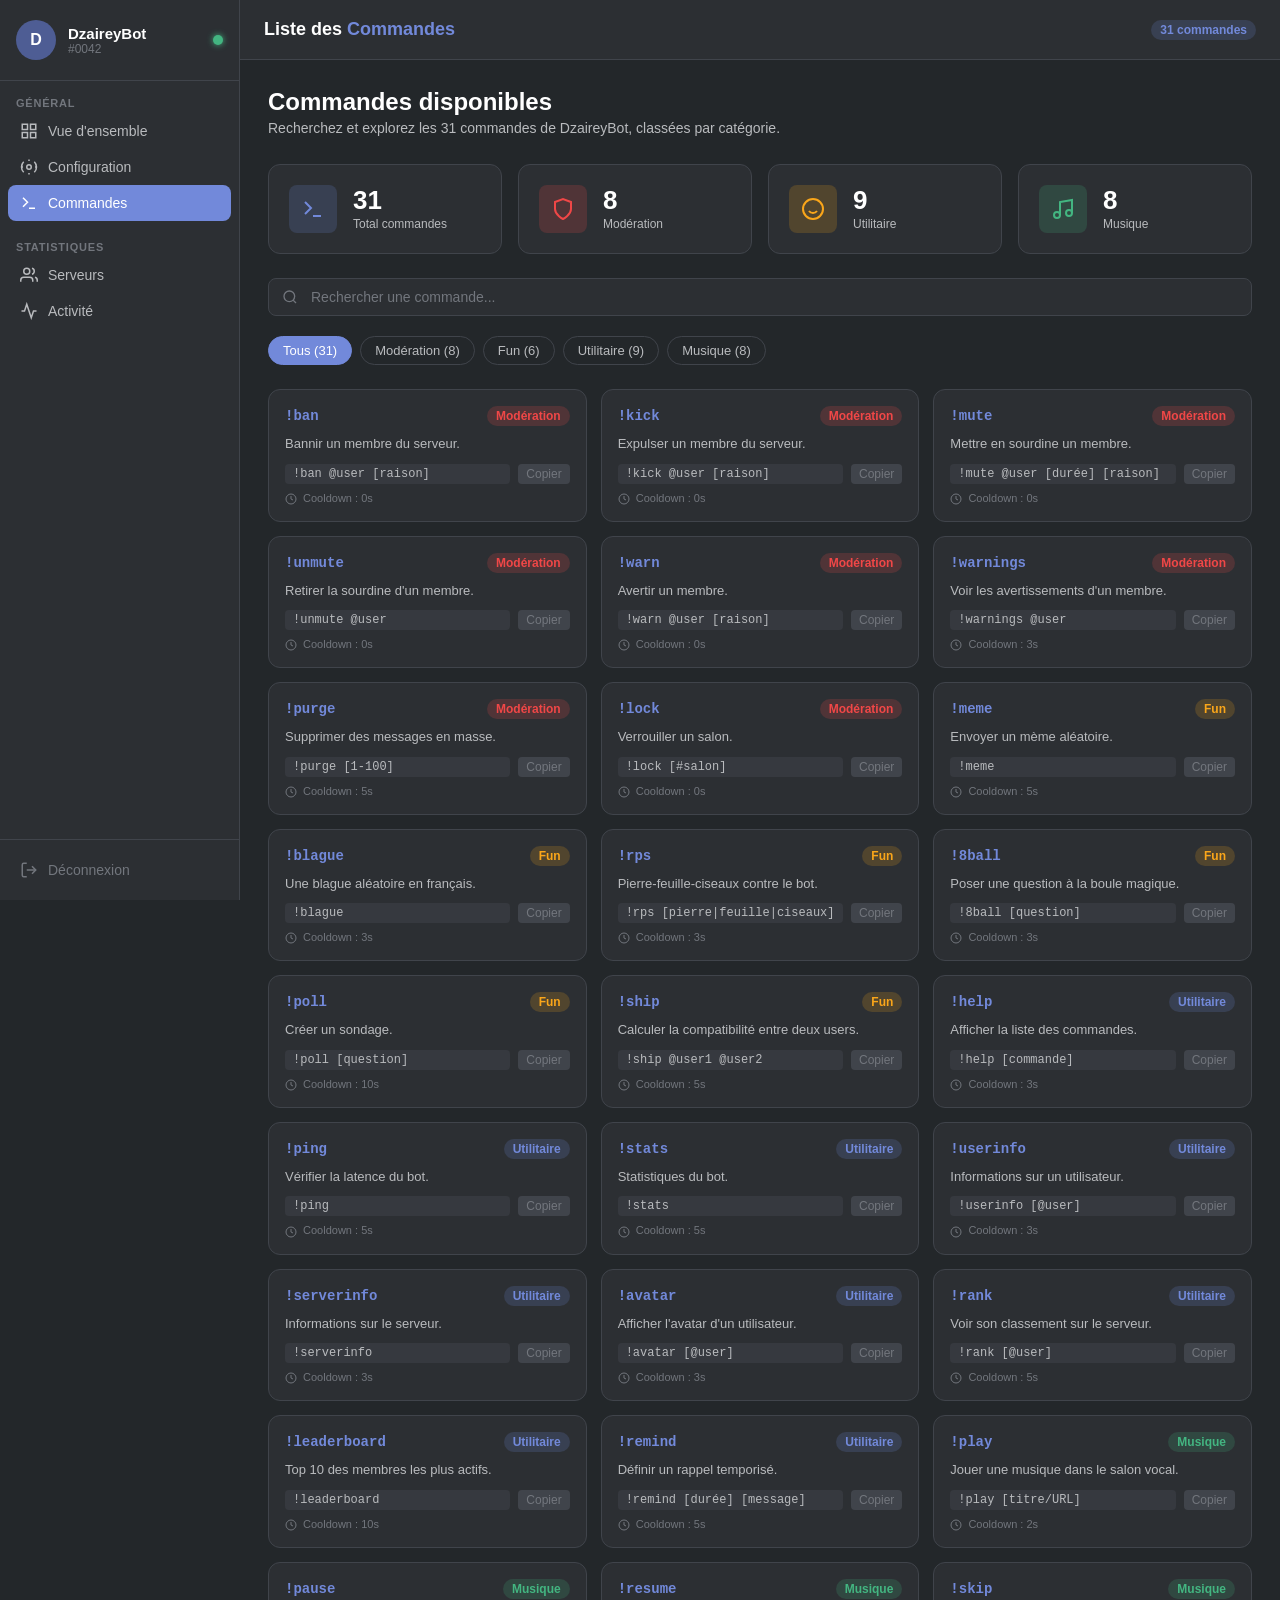
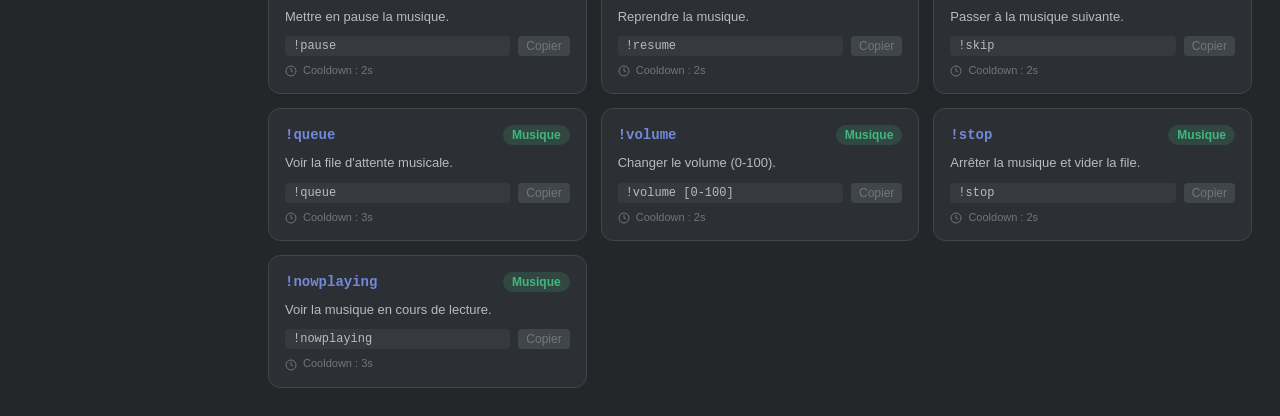
<file: commands.html>
<!DOCTYPE html>
<html lang="fr">
<head>
  <meta charset="UTF-8">
  <meta name="viewport" content="width=device-width, initial-scale=1.0">
  <title>DzaireyBot — Commandes</title>
  <link rel="stylesheet" href="style.css">
  <script src="script.js" defer></script>
</head>
<body>

<div id="sidebar-overlay"></div>

<!-- SIDEBAR -->
<aside class="sidebar" id="sidebar">
  <div class="sidebar-logo">
    <div class="avatar-placeholder" style="width:40px;height:40px;font-size:16px;border-radius:50%">D</div>
    <div>
      <div class="bot-name">DzaireyBot</div>
      <div class="bot-tag">#0042</div>
    </div>
    <div class="status-dot"></div>
  </div>

  <div class="sidebar-section">
    <div class="sidebar-section-label">Général</div>
    <a href="index.html" class="nav-item">
      <svg viewBox="0 0 24 24" fill="none" stroke="currentColor" stroke-width="2"><rect x="3" y="3" width="7" height="7"/><rect x="14" y="3" width="7" height="7"/><rect x="14" y="14" width="7" height="7"/><rect x="3" y="14" width="7" height="7"/></svg>
      Vue d'ensemble
    </a>
    <a href="dashboard.html" class="nav-item">
      <svg viewBox="0 0 24 24" fill="none" stroke="currentColor" stroke-width="2"><circle cx="12" cy="12" r="3"/><path d="M19.07 4.93a10 10 0 0 1 0 14.14M4.93 19.07a10 10 0 0 1 0-14.14"/><path d="M22 12h-2M4 12H2M12 22v-2M12 4V2"/></svg>
      Configuration
    </a>
    <a href="commands.html" class="nav-item active">
      <svg viewBox="0 0 24 24" fill="none" stroke="currentColor" stroke-width="2"><polyline points="4 17 10 11 4 5"/><line x1="12" y1="19" x2="20" y2="19"/></svg>
      Commandes
    </a>
  </div>

  <div class="sidebar-section">
    <div class="sidebar-section-label">Statistiques</div>
    <a href="index.html#servers" class="nav-item">
      <svg viewBox="0 0 24 24" fill="none" stroke="currentColor" stroke-width="2"><path d="M17 21v-2a4 4 0 0 0-4-4H5a4 4 0 0 0-4 4v2"/><circle cx="9" cy="7" r="4"/><path d="M23 21v-2a4 4 0 0 0-3-3.87M16 3.13a4 4 0 0 1 0 7.75"/></svg>
      Serveurs
    </a>
    <a href="index.html#activity" class="nav-item">
      <svg viewBox="0 0 24 24" fill="none" stroke="currentColor" stroke-width="2"><polyline points="22 12 18 12 15 21 9 3 6 12 2 12"/></svg>
      Activité
    </a>
  </div>

  <div class="sidebar-footer">
    <a href="#" class="nav-item" onclick="showToast('Déconnexion simulée.','warning');return false;">
      <svg viewBox="0 0 24 24" fill="none" stroke="currentColor" stroke-width="2"><path d="M9 21H5a2 2 0 0 1-2-2V5a2 2 0 0 1 2-2h4"/><polyline points="16 17 21 12 16 7"/><line x1="21" y1="12" x2="9" y2="12"/></svg>
      Déconnexion
    </a>
  </div>
</aside>

<!-- MAIN -->
<div class="main">
  <header class="topbar">
    <button class="btn-menu" id="btn-menu" aria-label="Menu">
      <svg width="20" height="20" viewBox="0 0 24 24" fill="none" stroke="currentColor" stroke-width="2"><line x1="3" y1="6" x2="21" y2="6"/><line x1="3" y1="12" x2="21" y2="12"/><line x1="3" y1="18" x2="21" y2="18"/></svg>
    </button>
    <h1 class="topbar-title">Liste des <span>Commandes</span></h1>
    <span class="badge info">31 commandes</span>
  </header>

  <div class="content">
    <div class="page-header">
      <h1>Commandes disponibles</h1>
      <p>Recherchez et explorez les 31 commandes de DzaireyBot, classées par catégorie.</p>
    </div>

    <!-- STATS ROW -->
    <div class="stats-grid" style="margin-bottom:24px">
      <div class="stat-card">
        <div class="stat-icon blue">
          <svg viewBox="0 0 24 24" fill="none" stroke="currentColor" stroke-width="2"><polyline points="4 17 10 11 4 5"/><line x1="12" y1="19" x2="20" y2="19"/></svg>
        </div>
        <div><div class="stat-value">31</div><div class="stat-label">Total commandes</div></div>
      </div>
      <div class="stat-card">
        <div class="stat-icon danger" style="background:rgba(240,71,71,.18);color:var(--danger)">
          <svg viewBox="0 0 24 24" fill="none" stroke="currentColor" stroke-width="2"><path d="M12 22s8-4 8-10V5l-8-3-8 3v7c0 6 8 10 8 10z"/></svg>
        </div>
        <div><div class="stat-value">8</div><div class="stat-label">Modération</div></div>
      </div>
      <div class="stat-card">
        <div class="stat-icon yellow">
          <svg viewBox="0 0 24 24" fill="none" stroke="currentColor" stroke-width="2"><circle cx="12" cy="12" r="10"/><path d="M8 14s1.5 2 4 2 4-2 4-2"/><line x1="9" y1="9" x2="9.01" y2="9"/><line x1="15" y1="9" x2="15.01" y2="9"/></svg>
        </div>
        <div><div class="stat-value">9</div><div class="stat-label">Utilitaire</div></div>
      </div>
      <div class="stat-card">
        <div class="stat-icon green">
          <svg viewBox="0 0 24 24" fill="none" stroke="currentColor" stroke-width="2"><path d="M9 18V5l12-2v13"/><circle cx="6" cy="18" r="3"/><circle cx="18" cy="16" r="3"/></svg>
        </div>
        <div><div class="stat-value">8</div><div class="stat-label">Musique</div></div>
      </div>
    </div>

    <!-- SEARCH -->
    <div class="search-bar">
      <svg viewBox="0 0 24 24" fill="none" stroke="currentColor" stroke-width="2"><circle cx="11" cy="11" r="8"/><line x1="21" y1="21" x2="16.65" y2="16.65"/></svg>
      <input type="text" id="cmd-search" placeholder="Rechercher une commande...">
    </div>

    <!-- CATEGORY TABS -->
    <div class="category-tabs">
      <button class="tab-btn active" data-cat="Tous">Tous (31)</button>
      <button class="tab-btn" data-cat="Modération">Modération (8)</button>
      <button class="tab-btn" data-cat="Fun">Fun (6)</button>
      <button class="tab-btn" data-cat="Utilitaire">Utilitaire (9)</button>
      <button class="tab-btn" data-cat="Musique">Musique (8)</button>
    </div>

    <!-- COMMAND GRID -->
    <div class="cmd-grid" id="cmd-grid">
      <!-- Populated by script.js -->
    </div>
  </div>
</div>

<div id="toast-container"></div>
</body>
</html>
</file>
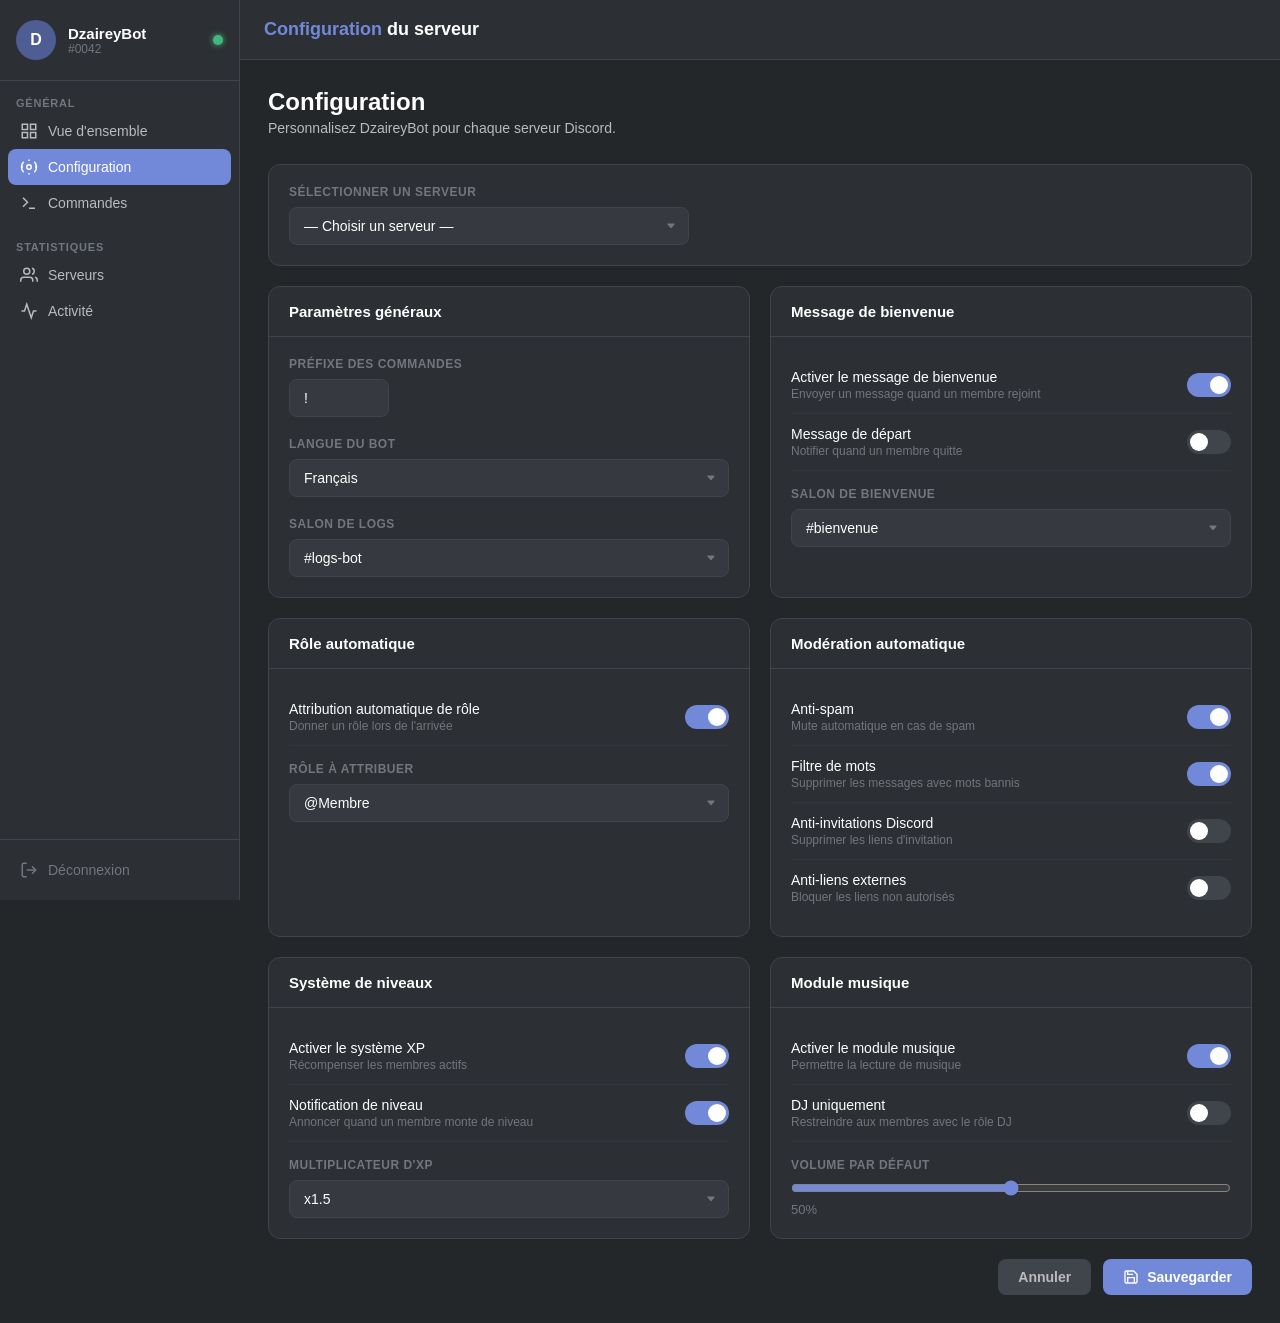
<file: dashboard.html>
<!DOCTYPE html>
<html lang="fr">
<head>
  <meta charset="UTF-8">
  <meta name="viewport" content="width=device-width, initial-scale=1.0">
  <title>DzaireyBot — Configuration</title>
  <link rel="stylesheet" href="style.css">
  <script src="script.js" defer></script>
</head>
<body>

<div id="sidebar-overlay"></div>

<!-- SIDEBAR -->
<aside class="sidebar" id="sidebar">
  <div class="sidebar-logo">
    <div class="avatar-placeholder" style="width:40px;height:40px;font-size:16px;border-radius:50%">D</div>
    <div>
      <div class="bot-name">DzaireyBot</div>
      <div class="bot-tag">#0042</div>
    </div>
    <div class="status-dot"></div>
  </div>

  <div class="sidebar-section">
    <div class="sidebar-section-label">Général</div>
    <a href="index.html" class="nav-item">
      <svg viewBox="0 0 24 24" fill="none" stroke="currentColor" stroke-width="2"><rect x="3" y="3" width="7" height="7"/><rect x="14" y="3" width="7" height="7"/><rect x="14" y="14" width="7" height="7"/><rect x="3" y="14" width="7" height="7"/></svg>
      Vue d'ensemble
    </a>
    <a href="dashboard.html" class="nav-item active">
      <svg viewBox="0 0 24 24" fill="none" stroke="currentColor" stroke-width="2"><circle cx="12" cy="12" r="3"/><path d="M19.07 4.93a10 10 0 0 1 0 14.14M4.93 19.07a10 10 0 0 1 0-14.14"/><path d="M22 12h-2M4 12H2M12 22v-2M12 4V2"/></svg>
      Configuration
    </a>
    <a href="commands.html" class="nav-item">
      <svg viewBox="0 0 24 24" fill="none" stroke="currentColor" stroke-width="2"><polyline points="4 17 10 11 4 5"/><line x1="12" y1="19" x2="20" y2="19"/></svg>
      Commandes
    </a>
  </div>

  <div class="sidebar-section">
    <div class="sidebar-section-label">Statistiques</div>
    <a href="index.html#servers" class="nav-item">
      <svg viewBox="0 0 24 24" fill="none" stroke="currentColor" stroke-width="2"><path d="M17 21v-2a4 4 0 0 0-4-4H5a4 4 0 0 0-4 4v2"/><circle cx="9" cy="7" r="4"/><path d="M23 21v-2a4 4 0 0 0-3-3.87M16 3.13a4 4 0 0 1 0 7.75"/></svg>
      Serveurs
    </a>
    <a href="index.html#activity" class="nav-item">
      <svg viewBox="0 0 24 24" fill="none" stroke="currentColor" stroke-width="2"><polyline points="22 12 18 12 15 21 9 3 6 12 2 12"/></svg>
      Activité
    </a>
  </div>

  <div class="sidebar-footer">
    <a href="#" class="nav-item" onclick="showToast('Déconnexion simulée.','warning');return false;">
      <svg viewBox="0 0 24 24" fill="none" stroke="currentColor" stroke-width="2"><path d="M9 21H5a2 2 0 0 1-2-2V5a2 2 0 0 1 2-2h4"/><polyline points="16 17 21 12 16 7"/><line x1="21" y1="12" x2="9" y2="12"/></svg>
      Déconnexion
    </a>
  </div>
</aside>

<!-- MAIN -->
<div class="main">
  <header class="topbar">
    <button class="btn-menu" id="btn-menu" aria-label="Menu">
      <svg width="20" height="20" viewBox="0 0 24 24" fill="none" stroke="currentColor" stroke-width="2"><line x1="3" y1="6" x2="21" y2="6"/><line x1="3" y1="12" x2="21" y2="12"/><line x1="3" y1="18" x2="21" y2="18"/></svg>
    </button>
    <h1 class="topbar-title"><span>Configuration</span> du serveur</h1>
  </header>

  <div class="content">
    <div class="page-header">
      <h1>Configuration</h1>
      <p>Personnalisez DzaireyBot pour chaque serveur Discord.</p>
    </div>

    <!-- SERVER SELECTOR -->
    <div class="card" style="margin-bottom:20px">
      <div class="card-body">
        <div class="form-group" style="margin-bottom:0">
          <label class="form-label">Sélectionner un serveur</label>
          <select class="form-select" id="server-select" style="max-width:400px">
            <option value="" disabled selected>— Choisir un serveur —</option>
          </select>
        </div>
      </div>
    </div>

    <form id="config-form">
      <div class="grid-2" style="margin-bottom:20px">

        <!-- GENERAL SETTINGS -->
        <div class="card">
          <div class="card-header">
            <h2>Paramètres généraux</h2>
          </div>
          <div class="card-body">
            <div class="form-group">
              <label class="form-label">Préfixe des commandes</label>
              <input type="text" class="form-input" value="!" placeholder="ex : !, /, $" maxlength="5" style="max-width:100px">
            </div>
            <div class="form-group">
              <label class="form-label">Langue du bot</label>
              <select class="form-select">
                <option selected>Français</option>
                <option>English</option>
                <option>Español</option>
                <option>Deutsch</option>
              </select>
            </div>
            <div class="form-group" style="margin-bottom:0">
              <label class="form-label">Salon de logs</label>
              <select class="form-select">
                <option value="">(aucun)</option>
                <option selected>#logs-bot</option>
                <option>#modération</option>
                <option>#général</option>
                <option>#admin-logs</option>
              </select>
            </div>
          </div>
        </div>

        <!-- WELCOME -->
        <div class="card">
          <div class="card-header">
            <h2>Message de bienvenue</h2>
          </div>
          <div class="card-body">
            <div class="toggle-row">
              <div class="toggle-info">
                <div class="toggle-title">Activer le message de bienvenue</div>
                <div class="toggle-desc">Envoyer un message quand un membre rejoint</div>
              </div>
              <label class="toggle">
                <input type="checkbox" checked>
                <span class="toggle-slider"></span>
              </label>
            </div>
            <div class="toggle-row">
              <div class="toggle-info">
                <div class="toggle-title">Message de départ</div>
                <div class="toggle-desc">Notifier quand un membre quitte</div>
              </div>
              <label class="toggle">
                <input type="checkbox">
                <span class="toggle-slider"></span>
              </label>
            </div>
            <div class="form-group" style="margin-top:16px;margin-bottom:0">
              <label class="form-label">Salon de bienvenue</label>
              <select class="form-select">
                <option>#bienvenue</option>
                <option>#général</option>
                <option>#arrivals</option>
              </select>
            </div>
          </div>
        </div>

        <!-- AUTO-ROLE -->
        <div class="card">
          <div class="card-header">
            <h2>Rôle automatique</h2>
          </div>
          <div class="card-body">
            <div class="toggle-row">
              <div class="toggle-info">
                <div class="toggle-title">Attribution automatique de rôle</div>
                <div class="toggle-desc">Donner un rôle lors de l'arrivée</div>
              </div>
              <label class="toggle">
                <input type="checkbox" checked>
                <span class="toggle-slider"></span>
              </label>
            </div>
            <div class="form-group" style="margin-top:16px;margin-bottom:0">
              <label class="form-label">Rôle à attribuer</label>
              <select class="form-select">
                <option>@Membre</option>
                <option>@Nouveau</option>
                <option>@Visiteur</option>
                <option>@Communauté</option>
              </select>
            </div>
          </div>
        </div>

        <!-- MODERATION -->
        <div class="card">
          <div class="card-header">
            <h2>Modération automatique</h2>
          </div>
          <div class="card-body">
            <div class="toggle-row">
              <div class="toggle-info">
                <div class="toggle-title">Anti-spam</div>
                <div class="toggle-desc">Mute automatique en cas de spam</div>
              </div>
              <label class="toggle">
                <input type="checkbox" checked>
                <span class="toggle-slider"></span>
              </label>
            </div>
            <div class="toggle-row">
              <div class="toggle-info">
                <div class="toggle-title">Filtre de mots</div>
                <div class="toggle-desc">Supprimer les messages avec mots bannis</div>
              </div>
              <label class="toggle">
                <input type="checkbox" checked>
                <span class="toggle-slider"></span>
              </label>
            </div>
            <div class="toggle-row">
              <div class="toggle-info">
                <div class="toggle-title">Anti-invitations Discord</div>
                <div class="toggle-desc">Supprimer les liens d'invitation</div>
              </div>
              <label class="toggle">
                <input type="checkbox">
                <span class="toggle-slider"></span>
              </label>
            </div>
            <div class="toggle-row">
              <div class="toggle-info">
                <div class="toggle-title">Anti-liens externes</div>
                <div class="toggle-desc">Bloquer les liens non autorisés</div>
              </div>
              <label class="toggle">
                <input type="checkbox">
                <span class="toggle-slider"></span>
              </label>
            </div>
          </div>
        </div>

        <!-- LEVELS -->
        <div class="card">
          <div class="card-header">
            <h2>Système de niveaux</h2>
          </div>
          <div class="card-body">
            <div class="toggle-row">
              <div class="toggle-info">
                <div class="toggle-title">Activer le système XP</div>
                <div class="toggle-desc">Récompenser les membres actifs</div>
              </div>
              <label class="toggle">
                <input type="checkbox" checked>
                <span class="toggle-slider"></span>
              </label>
            </div>
            <div class="toggle-row">
              <div class="toggle-info">
                <div class="toggle-title">Notification de niveau</div>
                <div class="toggle-desc">Annoncer quand un membre monte de niveau</div>
              </div>
              <label class="toggle">
                <input type="checkbox" checked>
                <span class="toggle-slider"></span>
              </label>
            </div>
            <div class="form-group" style="margin-top:16px;margin-bottom:0">
              <label class="form-label">Multiplicateur d'XP</label>
              <select class="form-select">
                <option>x1 (normal)</option>
                <option selected>x1.5</option>
                <option>x2</option>
                <option>x3 (weekend)</option>
              </select>
            </div>
          </div>
        </div>

        <!-- MUSIC -->
        <div class="card">
          <div class="card-header">
            <h2>Module musique</h2>
          </div>
          <div class="card-body">
            <div class="toggle-row">
              <div class="toggle-info">
                <div class="toggle-title">Activer le module musique</div>
                <div class="toggle-desc">Permettre la lecture de musique</div>
              </div>
              <label class="toggle">
                <input type="checkbox" checked>
                <span class="toggle-slider"></span>
              </label>
            </div>
            <div class="toggle-row">
              <div class="toggle-info">
                <div class="toggle-title">DJ uniquement</div>
                <div class="toggle-desc">Restreindre aux membres avec le rôle DJ</div>
              </div>
              <label class="toggle">
                <input type="checkbox">
                <span class="toggle-slider"></span>
              </label>
            </div>
            <div class="form-group" style="margin-top:16px;margin-bottom:0">
              <label class="form-label">Volume par défaut</label>
              <input type="range" min="0" max="100" value="50"
                style="width:100%;accent-color:var(--accent);cursor:pointer;"
                oninput="this.nextElementSibling.textContent=this.value+'%'">
              <span style="font-size:13px;color:var(--text-muted)">50%</span>
            </div>
          </div>
        </div>

      </div><!-- /grid-2 -->

      <!-- SAVE -->
      <div style="display:flex;gap:12px;justify-content:flex-end">
        <button type="button" class="btn btn-secondary" onclick="showToast('Modifications annulées.','warning')">Annuler</button>
        <button type="submit" class="btn btn-primary">
          <svg width="16" height="16" viewBox="0 0 24 24" fill="none" stroke="currentColor" stroke-width="2"><path d="M19 21H5a2 2 0 0 1-2-2V5a2 2 0 0 1 2-2h11l5 5v11a2 2 0 0 1-2 2z"/><polyline points="17 21 17 13 7 13 7 21"/><polyline points="7 3 7 8 15 8"/></svg>
          Sauvegarder
        </button>
      </div>
    </form>
  </div>
</div>

<div id="toast-container"></div>
</body>
</html>
</file>
<file: style.css>
/* ===== DESIGN SYSTEM ===== */
:root {
  --bg-primary:    #23272a;
  --bg-secondary:  #2c2f33;
  --bg-tertiary:   #36393f;
  --bg-hover:      #40444b;
  --accent:        #7289da;
  --accent-hover:  #677bc4;
  --accent-dark:   #4e5d94;
  --success:       #43b581;
  --warning:       #faa61a;
  --danger:        #f04747;
  --text-primary:  #ffffff;
  --text-secondary:#b9bbbe;
  --text-muted:    #72767d;
  --border:        #40444b;
  --shadow:        0 4px 24px rgba(0,0,0,.4);
  --radius:        8px;
  --radius-lg:     12px;
  --transition:    .18s ease;
  --sidebar-w:     240px;
}

/* ===== RESET ===== */
*, *::before, *::after { box-sizing: border-box; margin: 0; padding: 0; }
html { scroll-behavior: smooth; }
body {
  font-family: 'Whitney', 'Helvetica Neue', Helvetica, Arial, sans-serif;
  background: var(--bg-primary);
  color: var(--text-primary);
  min-height: 100vh;
  display: flex;
  overflow-x: hidden;
}

/* ===== SCROLLBAR ===== */
::-webkit-scrollbar { width: 6px; }
::-webkit-scrollbar-track { background: var(--bg-primary); }
::-webkit-scrollbar-thumb { background: var(--bg-hover); border-radius: 3px; }
::-webkit-scrollbar-thumb:hover { background: var(--text-muted); }

/* ===== SIDEBAR ===== */
.sidebar {
  width: var(--sidebar-w);
  min-height: 100vh;
  background: var(--bg-secondary);
  display: flex;
  flex-direction: column;
  position: fixed;
  top: 0; left: 0;
  z-index: 100;
  transition: transform var(--transition);
  border-right: 1px solid var(--border);
}
.sidebar-logo {
  display: flex;
  align-items: center;
  gap: 12px;
  padding: 20px 16px;
  border-bottom: 1px solid var(--border);
}
.sidebar-logo img {
  width: 40px; height: 40px;
  border-radius: 50%;
  object-fit: cover;
}
.sidebar-logo .bot-name { font-weight: 700; font-size: 15px; color: var(--text-primary); }
.sidebar-logo .bot-tag  { font-size: 12px; color: var(--text-muted); }
.status-dot {
  width: 10px; height: 10px;
  border-radius: 50%;
  background: var(--success);
  box-shadow: 0 0 6px var(--success);
  margin-left: auto;
  flex-shrink: 0;
}
.status-dot.offline { background: var(--danger); box-shadow: 0 0 6px var(--danger); }

.sidebar-section { padding: 16px 8px 4px; }
.sidebar-section-label {
  font-size: 11px;
  font-weight: 700;
  text-transform: uppercase;
  letter-spacing: .8px;
  color: var(--text-muted);
  padding: 0 8px;
  margin-bottom: 4px;
}
.nav-item {
  display: flex;
  align-items: center;
  gap: 10px;
  padding: 9px 12px;
  border-radius: var(--radius);
  color: var(--text-secondary);
  text-decoration: none;
  font-size: 14px;
  font-weight: 500;
  transition: background var(--transition), color var(--transition);
  cursor: pointer;
}
.nav-item:hover  { background: var(--bg-hover); color: var(--text-primary); }
.nav-item.active { background: var(--accent); color: var(--text-primary); }
.nav-item svg    { width: 18px; height: 18px; flex-shrink: 0; }

.sidebar-footer {
  margin-top: auto;
  padding: 12px 8px;
  border-top: 1px solid var(--border);
}
.sidebar-footer .nav-item { color: var(--text-muted); }
.sidebar-footer .nav-item:hover { color: var(--danger); background: rgba(240,71,71,.12); }

/* ===== MAIN LAYOUT ===== */
.main {
  margin-left: var(--sidebar-w);
  flex: 1;
  display: flex;
  flex-direction: column;
  min-height: 100vh;
}

/* ===== TOPBAR ===== */
.topbar {
  background: var(--bg-secondary);
  border-bottom: 1px solid var(--border);
  padding: 0 24px;
  height: 60px;
  display: flex;
  align-items: center;
  gap: 16px;
  position: sticky;
  top: 0;
  z-index: 90;
}
.topbar-title { font-size: 18px; font-weight: 700; flex: 1; }
.topbar-title span { color: var(--accent); }
.btn-menu {
  display: none;
  background: none;
  border: none;
  color: var(--text-primary);
  cursor: pointer;
  padding: 6px;
  border-radius: var(--radius);
}
.btn-menu:hover { background: var(--bg-hover); }

/* ===== PAGE CONTENT ===== */
.content {
  padding: 28px 28px;
  flex: 1;
}
.page-header { margin-bottom: 28px; }
.page-header h1 { font-size: 24px; font-weight: 700; margin-bottom: 4px; }
.page-header p  { color: var(--text-secondary); font-size: 14px; }

/* ===== STAT CARDS ===== */
.stats-grid {
  display: grid;
  grid-template-columns: repeat(auto-fit, minmax(200px, 1fr));
  gap: 16px;
  margin-bottom: 28px;
}
.stat-card {
  background: var(--bg-secondary);
  border: 1px solid var(--border);
  border-radius: var(--radius-lg);
  padding: 20px;
  display: flex;
  align-items: center;
  gap: 16px;
  transition: transform var(--transition), box-shadow var(--transition);
}
.stat-card:hover { transform: translateY(-2px); box-shadow: var(--shadow); }
.stat-icon {
  width: 48px; height: 48px;
  border-radius: var(--radius);
  display: flex;
  align-items: center;
  justify-content: center;
  flex-shrink: 0;
}
.stat-icon svg { width: 24px; height: 24px; }
.stat-icon.blue   { background: rgba(114,137,218,.18); color: var(--accent); }
.stat-icon.green  { background: rgba(67,181,129,.18);  color: var(--success); }
.stat-icon.yellow { background: rgba(250,166,26,.18);  color: var(--warning); }
.stat-icon.purple { background: rgba(155,89,182,.18);  color: #9b59b6; }
.stat-value { font-size: 26px; font-weight: 800; line-height: 1; }
.stat-label { font-size: 12px; color: var(--text-secondary); margin-top: 4px; }

/* ===== CARDS ===== */
.card {
  background: var(--bg-secondary);
  border: 1px solid var(--border);
  border-radius: var(--radius-lg);
  overflow: hidden;
}
.card-header {
  padding: 16px 20px;
  border-bottom: 1px solid var(--border);
  display: flex;
  align-items: center;
  justify-content: space-between;
}
.card-header h2 { font-size: 15px; font-weight: 600; }
.card-body { padding: 20px; }

/* ===== GRID 2-COL ===== */
.grid-2 { display: grid; grid-template-columns: 1fr 1fr; gap: 20px; }
.grid-3 { display: grid; grid-template-columns: repeat(auto-fill, minmax(260px, 1fr)); gap: 20px; }

/* ===== TABLE ===== */
.table-wrap { overflow-x: auto; }
table { width: 100%; border-collapse: collapse; font-size: 14px; }
thead th {
  text-align: left;
  padding: 10px 16px;
  font-size: 11px;
  font-weight: 700;
  text-transform: uppercase;
  letter-spacing: .6px;
  color: var(--text-muted);
  border-bottom: 1px solid var(--border);
}
tbody tr { transition: background var(--transition); }
tbody tr:hover { background: var(--bg-hover); }
tbody td {
  padding: 12px 16px;
  border-bottom: 1px solid rgba(64,68,75,.5);
  color: var(--text-secondary);
}
tbody td:first-child { color: var(--text-primary); font-weight: 500; }
tbody tr:last-child td { border-bottom: none; }

/* ===== BADGE ===== */
.badge {
  display: inline-flex;
  align-items: center;
  gap: 5px;
  padding: 3px 9px;
  border-radius: 20px;
  font-size: 12px;
  font-weight: 600;
}
.badge.success { background: rgba(67,181,129,.18);  color: var(--success); }
.badge.danger  { background: rgba(240,71,71,.18);   color: var(--danger); }
.badge.warning { background: rgba(250,166,26,.18);  color: var(--warning); }
.badge.info    { background: rgba(114,137,218,.18); color: var(--accent); }
.badge.muted   { background: var(--bg-hover);       color: var(--text-muted); }

/* ===== AVATAR ===== */
.avatar {
  width: 36px; height: 36px;
  border-radius: 50%;
  object-fit: cover;
  flex-shrink: 0;
}
.avatar-square { border-radius: var(--radius); }
.avatar-placeholder {
  width: 36px; height: 36px;
  border-radius: 50%;
  background: var(--accent-dark);
  display: inline-flex;
  align-items: center;
  justify-content: center;
  font-weight: 700;
  font-size: 13px;
  color: #fff;
  flex-shrink: 0;
}

/* ===== SERVER LIST ===== */
.server-list { display: flex; flex-direction: column; gap: 6px; }
.server-item {
  display: flex;
  align-items: center;
  gap: 12px;
  padding: 10px 12px;
  border-radius: var(--radius);
  cursor: pointer;
  transition: background var(--transition);
}
.server-item:hover { background: var(--bg-hover); }
.server-info { flex: 1; min-width: 0; }
.server-name { font-size: 14px; font-weight: 500; white-space: nowrap; overflow: hidden; text-overflow: ellipsis; }
.server-members { font-size: 12px; color: var(--text-muted); }

/* ===== CHART ===== */
.chart-container { position: relative; height: 240px; }

/* ===== COMMANDS ===== */
.search-bar {
  position: relative;
  margin-bottom: 20px;
}
.search-bar input {
  width: 100%;
  padding: 10px 16px 10px 42px;
  background: var(--bg-secondary);
  border: 1px solid var(--border);
  border-radius: var(--radius);
  color: var(--text-primary);
  font-size: 14px;
  outline: none;
  transition: border-color var(--transition);
}
.search-bar input:focus { border-color: var(--accent); }
.search-bar input::placeholder { color: var(--text-muted); }
.search-bar svg {
  position: absolute;
  left: 14px; top: 50%;
  transform: translateY(-50%);
  color: var(--text-muted);
  width: 16px; height: 16px;
}

.category-tabs {
  display: flex;
  flex-wrap: wrap;
  gap: 8px;
  margin-bottom: 24px;
}
.tab-btn {
  padding: 6px 14px;
  border-radius: 20px;
  border: 1px solid var(--border);
  background: transparent;
  color: var(--text-secondary);
  font-size: 13px;
  font-weight: 500;
  cursor: pointer;
  transition: all var(--transition);
}
.tab-btn:hover  { border-color: var(--accent); color: var(--accent); }
.tab-btn.active { background: var(--accent); border-color: var(--accent); color: #fff; }

.cmd-grid { display: grid; grid-template-columns: repeat(auto-fill, minmax(300px, 1fr)); gap: 14px; }
.cmd-card {
  background: var(--bg-secondary);
  border: 1px solid var(--border);
  border-radius: var(--radius-lg);
  padding: 16px;
  transition: transform var(--transition), box-shadow var(--transition), border-color var(--transition);
}
.cmd-card:hover { transform: translateY(-2px); box-shadow: var(--shadow); border-color: var(--accent); }
.cmd-card-header { display: flex; align-items: center; justify-content: space-between; margin-bottom: 8px; }
.cmd-name {
  font-family: 'Consolas', 'Courier New', monospace;
  font-size: 14px;
  font-weight: 700;
  color: var(--accent);
}
.cmd-desc { font-size: 13px; color: var(--text-secondary); margin-bottom: 10px; line-height: 1.5; }
.cmd-meta { display: flex; gap: 8px; flex-wrap: wrap; }
.cmd-usage {
  font-family: monospace;
  font-size: 12px;
  background: var(--bg-tertiary);
  padding: 3px 8px;
  border-radius: 4px;
  color: var(--text-secondary);
  flex: 1;
  white-space: nowrap;
  overflow: hidden;
  text-overflow: ellipsis;
}
.btn-copy {
  background: var(--bg-hover);
  border: none;
  border-radius: 4px;
  padding: 3px 8px;
  color: var(--text-muted);
  cursor: pointer;
  font-size: 12px;
  transition: all var(--transition);
  white-space: nowrap;
}
.btn-copy:hover { background: var(--accent); color: #fff; }

/* ===== FORM ELEMENTS ===== */
.form-group { margin-bottom: 20px; }
.form-label { display: block; font-size: 12px; font-weight: 700; text-transform: uppercase; letter-spacing: .5px; color: var(--text-muted); margin-bottom: 8px; }
.form-input, .form-select {
  width: 100%;
  padding: 10px 14px;
  background: var(--bg-tertiary);
  border: 1px solid var(--border);
  border-radius: var(--radius);
  color: var(--text-primary);
  font-size: 14px;
  outline: none;
  transition: border-color var(--transition);
  appearance: none;
}
.form-input:focus, .form-select:focus { border-color: var(--accent); }
.form-select { background-image: url("data:image/svg+xml,%3Csvg xmlns='http://www.w3.org/2000/svg' fill='%2372767d' viewBox='0 0 16 16'%3E%3Cpath d='M7.247 11.14L2.451 5.658C1.885 5.013 2.345 4 3.204 4h9.592a1 1 0 0 1 .753 1.659l-4.796 5.48a1 1 0 0 1-1.506 0z'/%3E%3C/svg%3E"); background-repeat: no-repeat; background-position: right 12px center; background-size: 10px; padding-right: 32px; }

.toggle-row { display: flex; align-items: center; justify-content: space-between; padding: 12px 0; border-bottom: 1px solid rgba(64,68,75,.4); }
.toggle-row:last-child { border-bottom: none; }
.toggle-info .toggle-title { font-size: 14px; font-weight: 500; }
.toggle-info .toggle-desc  { font-size: 12px; color: var(--text-muted); margin-top: 2px; }
.toggle {
  position: relative;
  width: 44px; height: 24px;
  flex-shrink: 0;
}
.toggle input { opacity: 0; width: 0; height: 0; }
.toggle-slider {
  position: absolute;
  inset: 0;
  background: var(--bg-hover);
  border-radius: 12px;
  cursor: pointer;
  transition: background var(--transition);
}
.toggle-slider::before {
  content: '';
  position: absolute;
  left: 3px; top: 3px;
  width: 18px; height: 18px;
  background: #fff;
  border-radius: 50%;
  transition: transform var(--transition);
}
.toggle input:checked + .toggle-slider { background: var(--accent); }
.toggle input:checked + .toggle-slider::before { transform: translateX(20px); }

.btn {
  display: inline-flex;
  align-items: center;
  gap: 8px;
  padding: 10px 20px;
  border-radius: var(--radius);
  border: none;
  font-size: 14px;
  font-weight: 600;
  cursor: pointer;
  transition: all var(--transition);
  text-decoration: none;
}
.btn-primary { background: var(--accent); color: #fff; }
.btn-primary:hover { background: var(--accent-hover); transform: translateY(-1px); box-shadow: 0 4px 12px rgba(114,137,218,.4); }
.btn-secondary { background: var(--bg-hover); color: var(--text-secondary); }
.btn-secondary:hover { background: var(--border); color: var(--text-primary); }
.btn-danger { background: var(--danger); color: #fff; }
.btn-danger:hover { background: #c0392b; }
.btn-sm { padding: 6px 12px; font-size: 13px; }

/* ===== TOAST ===== */
#toast-container {
  position: fixed;
  bottom: 24px; right: 24px;
  z-index: 9999;
  display: flex;
  flex-direction: column;
  gap: 10px;
  pointer-events: none;
}
.toast {
  background: var(--bg-secondary);
  border: 1px solid var(--border);
  border-radius: var(--radius);
  padding: 12px 16px;
  font-size: 14px;
  display: flex;
  align-items: center;
  gap: 10px;
  box-shadow: var(--shadow);
  pointer-events: auto;
  transform: translateX(120%);
  transition: transform .3s cubic-bezier(.34,1.56,.64,1);
  min-width: 240px;
  max-width: 340px;
  border-left: 3px solid var(--accent);
}
.toast.show      { transform: translateX(0); }
.toast.success   { border-left-color: var(--success); }
.toast.danger    { border-left-color: var(--danger); }
.toast.warning   { border-left-color: var(--warning); }
.toast svg       { width: 18px; height: 18px; flex-shrink: 0; }
.toast.success svg { color: var(--success); }
.toast.danger  svg { color: var(--danger); }
.toast.warning svg { color: var(--warning); }

/* ===== SKELETON ===== */
.skeleton {
  background: linear-gradient(90deg, var(--bg-hover) 25%, var(--bg-tertiary) 50%, var(--bg-hover) 75%);
  background-size: 200% 100%;
  animation: skeleton-shimmer 1.4s infinite;
  border-radius: 4px;
}
@keyframes skeleton-shimmer { 0% { background-position: 200% 0; } 100% { background-position: -200% 0; } }

/* ===== OVERLAY ===== */
#sidebar-overlay {
  display: none;
  position: fixed;
  inset: 0;
  background: rgba(0,0,0,.6);
  z-index: 99;
}

/* ===== RESPONSIVE ===== */
@media (max-width: 900px) {
  .grid-2 { grid-template-columns: 1fr; }
}
@media (max-width: 768px) {
  .sidebar { transform: translateX(-100%); }
  .sidebar.open { transform: translateX(0); }
  #sidebar-overlay.show { display: block; }
  .main { margin-left: 0; }
  .topbar { padding: 0 16px; }
  .btn-menu { display: flex; }
  .content { padding: 16px; }
  .stats-grid { grid-template-columns: 1fr 1fr; }
  .grid-2 { grid-template-columns: 1fr; }
}
@media (max-width: 480px) {
  .stats-grid { grid-template-columns: 1fr; }
  .cmd-grid   { grid-template-columns: 1fr; }
}
</file>
